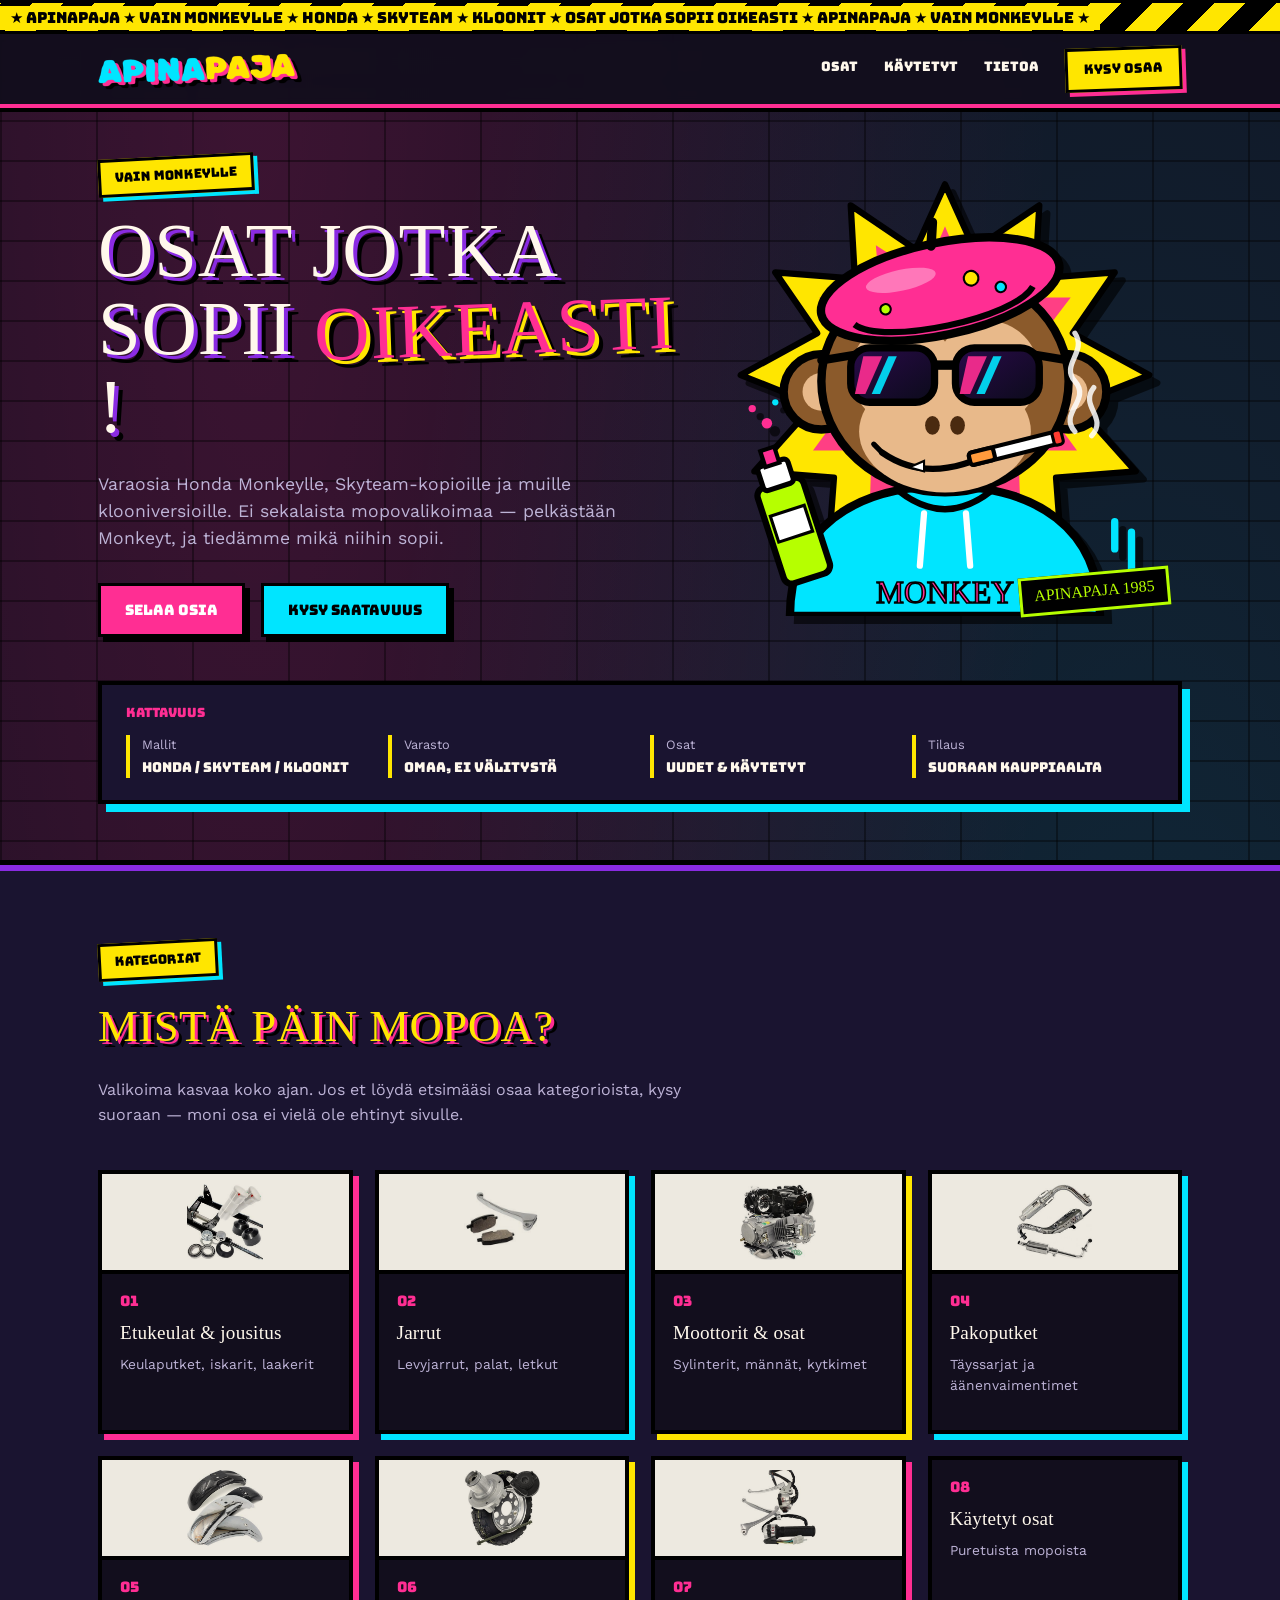
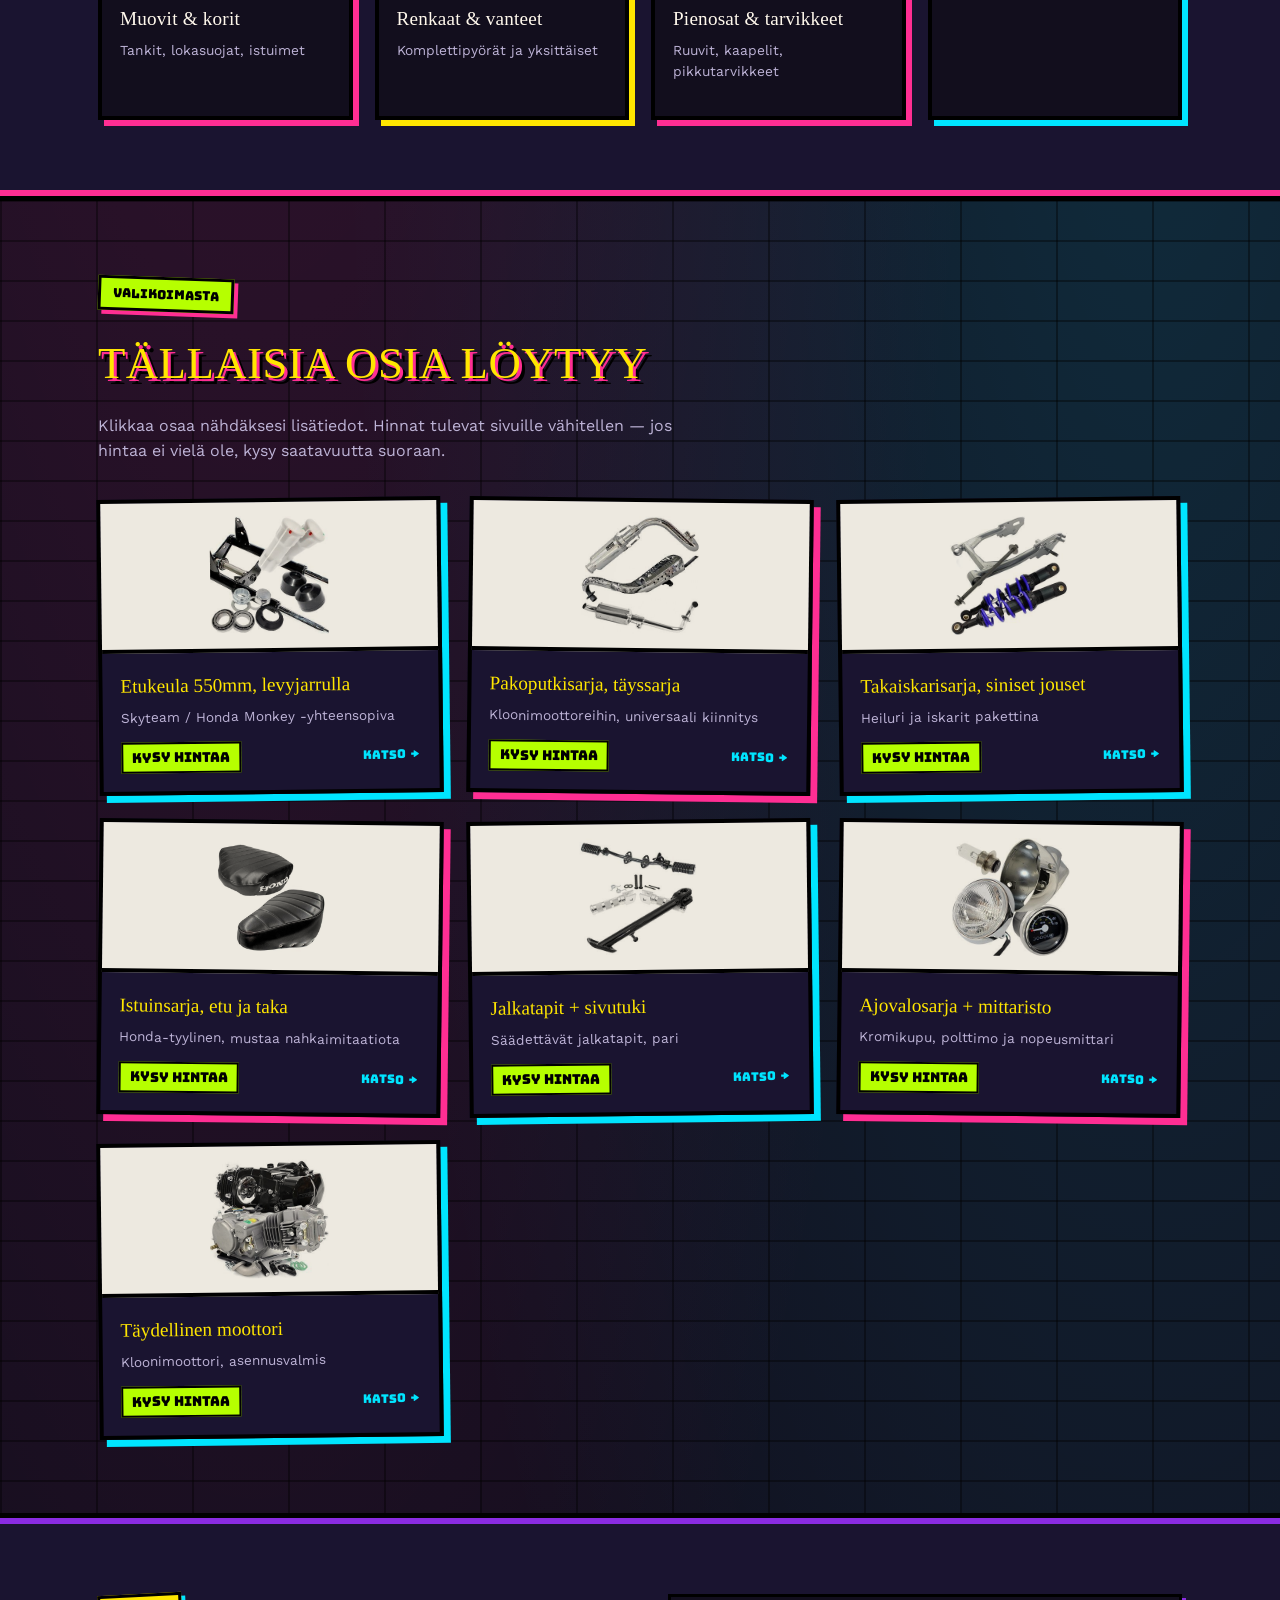
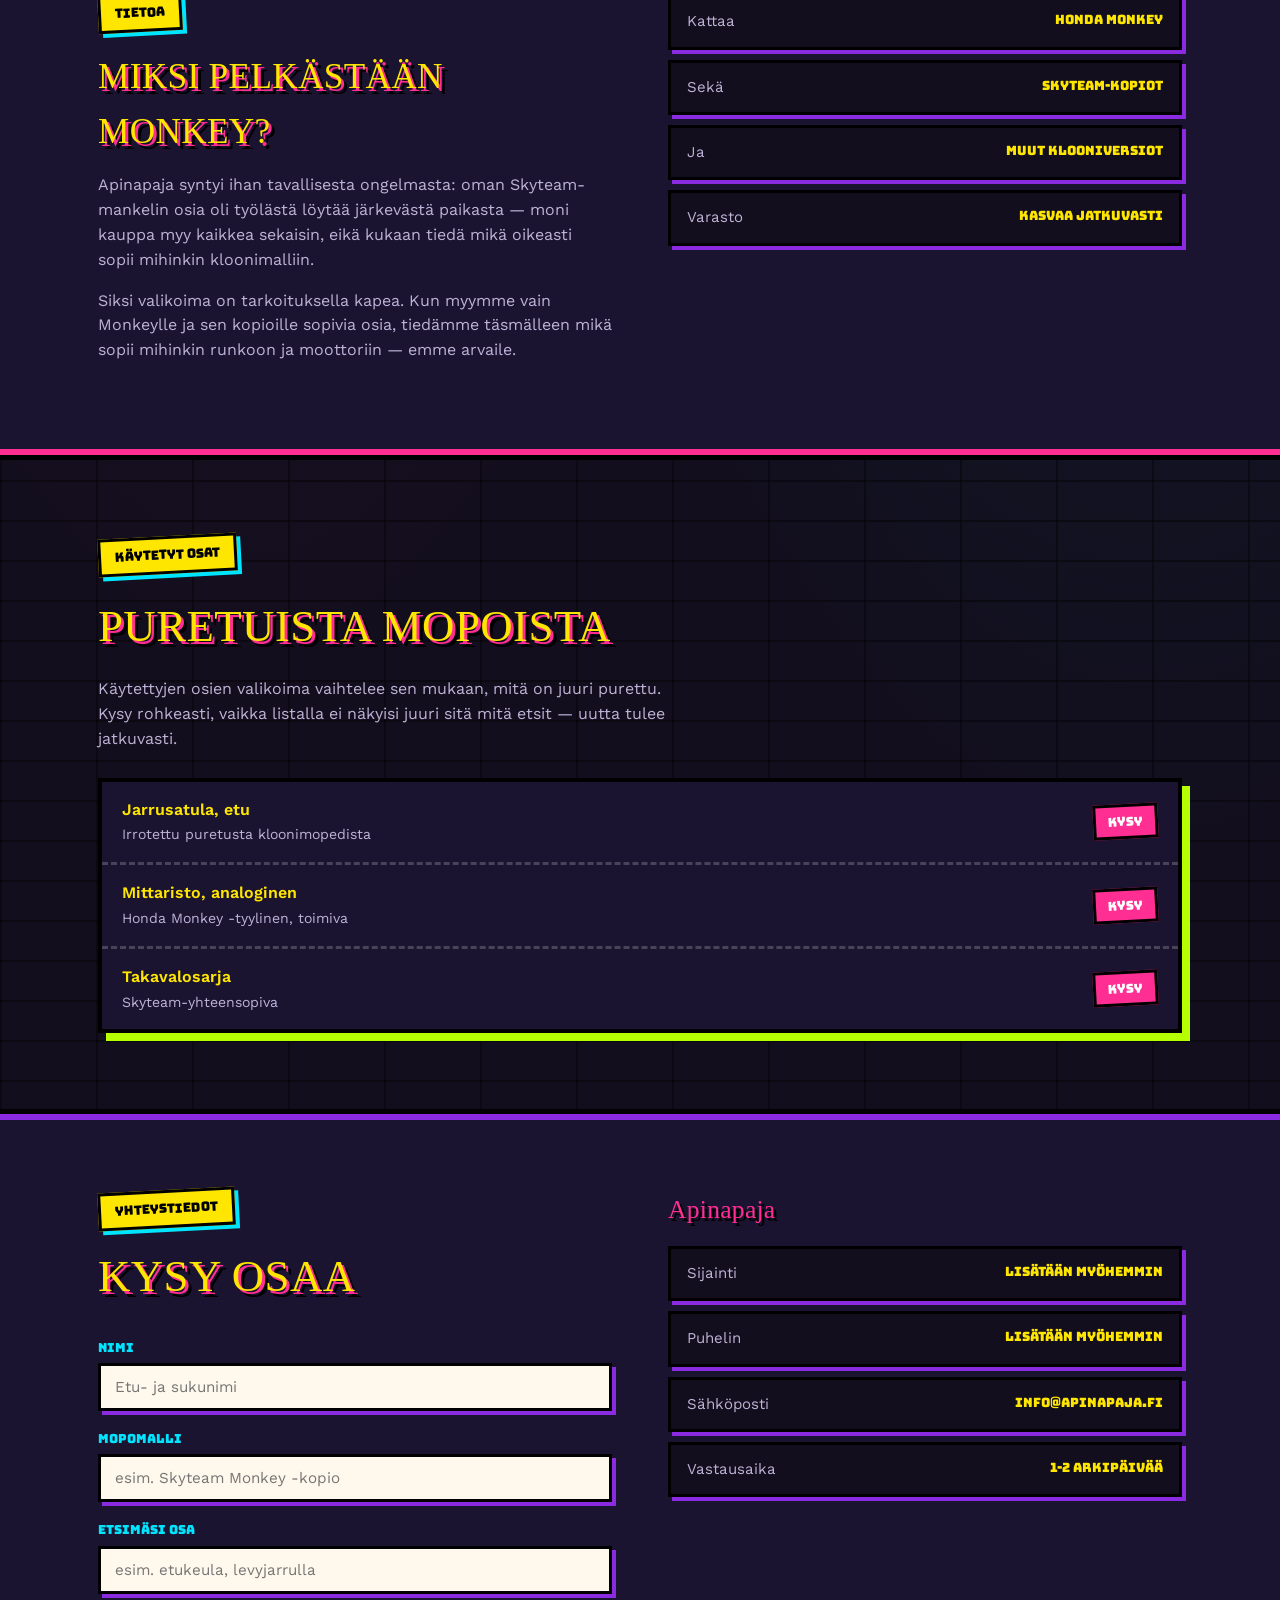
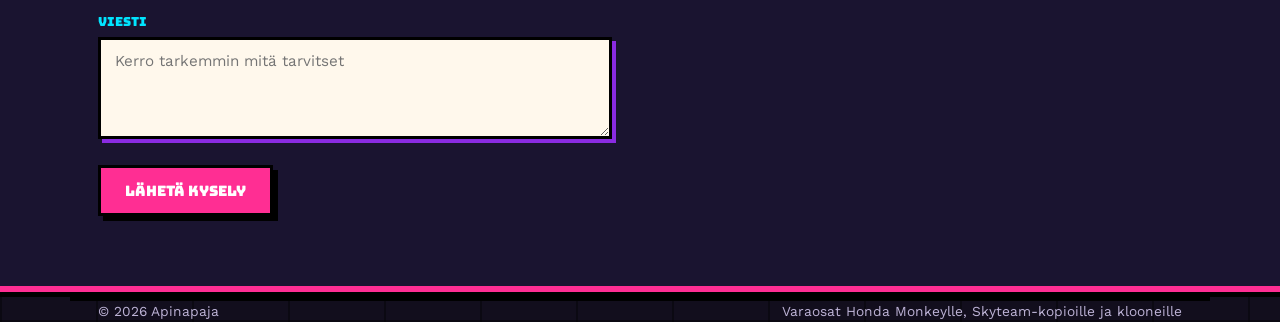
<file: index.html>
<!DOCTYPE html>
<html lang="fi">
<head>
<meta charset="UTF-8">
<meta name="viewport" content="width=device-width, initial-scale=1.0">
<title>Apinapaja — Varaosat Monkey-mopoille</title>
<link rel="preconnect" href="https://fonts.googleapis.com">
<link rel="preconnect" href="https://fonts.gstatic.com" crossorigin>
<link href="https://fonts.googleapis.com/css2?family=Bungee&family=Permanent+Marker&family=Rubik+Spray+Paint&family=Work+Sans:wght@400;500;600&display=swap" rel="stylesheet">
<link rel="stylesheet" href="tyyli.css?v=2">
</head>
<body>

<div class="tape" aria-hidden="true">
  <div class="tape-inner">★ APINAPAJA ★ VAIN MONKEYLLE ★ HONDA ★ SKYTEAM ★ KLOONIT ★ OSAT JOTKA SOPII OIKEASTI ★ APINAPAJA ★ VAIN MONKEYLLE ★</div>
</div>

<header>
  <nav class="wrap">
    <div class="wordmark">APINA<span class="hi">PAJA</span></div>
    <div class="navlinks">
      <a href="#osat">Osat</a>
      <a href="#kaytetyt">Käytetyt</a>
      <a href="#tietoa">Tietoa</a>
      <a href="#yhteys" class="cta">Kysy osaa</a>
    </div>
  </nav>
</header>

<section class="hero">
  <div class="wrap">
    <div class="hero-grid">
      <div>
        <span class="plate">Vain Monkeylle</span>
        <h1>Osat jotka<br>sopii <span class="accent">oikeasti</span>!</h1>
        <p class="lede">Varaosia Honda Monkeylle, Skyteam-kopioille ja muille klooniversioille. Ei sekalaista mopovalikoimaa — pelkästään Monkeyt, ja tiedämme mikä niihin sopii.</p>
        <div class="hero-ctas">
          <a href="#osat" class="btn btn-primary">Selaa osia</a>
          <a href="#yhteys" class="btn btn-outline">Kysy saatavuus</a>
        </div>
      </div>

      <div class="monkey-wrap">
        <svg class="monkey" viewBox="0 0 420 420" role="img" aria-label="Graffiti-tyylinen apina, jolla on baskeri, aurinkolasit ja tupakka suussa">
          <defs>
            <linearGradient id="shade" x1="0" y1="0" x2="1" y2="1">
              <stop offset="0" stop-color="#2a0a4a"/>
              <stop offset="1" stop-color="#0b0b1a"/>
            </linearGradient>
          </defs>

          <!-- taustan räjähdys -->
          <polygon points="210,8 238,70 300,28 296,98 372,92 332,150 405,190 335,218 392,282 316,288 322,368 252,332 210,408 168,332 98,368 104,288 28,282 85,218 15,190 88,150 48,92 124,98 120,28 182,70" fill="#FFE600" stroke="#000" stroke-width="6" stroke-linejoin="round"/>
          <polygon points="210,48 230,96 276,66 272,116 330,116 298,158 352,190 298,210 336,262 280,262 282,320 238,296 210,350 182,296 138,320 140,262 84,262 122,210 68,190 122,158 90,116 148,116 144,66 190,96" fill="#FF2E93" opacity=".9"/>

          <!-- huppari / vartalo -->
          <path d="M62 420 C62 336 124 296 210 296 C296 296 358 336 358 420 Z" fill="#00E5FF" stroke="#000" stroke-width="8" stroke-linejoin="round"/>
          <path d="M165 300 Q210 336 255 300" fill="none" stroke="#000" stroke-width="6"/>
          <line x1="190" y1="322" x2="186" y2="372" stroke="#fff" stroke-width="6" stroke-linecap="round"/>
          <line x1="230" y1="322" x2="234" y2="372" stroke="#fff" stroke-width="6" stroke-linecap="round"/>
          <!-- graffiti-teksti huppariin -->
          <text x="210" y="408" text-anchor="middle" font-family="Permanent Marker, cursive" font-size="30" fill="#FF2E93" stroke="#000" stroke-width="1.5">MONKEY</text>

          <!-- spraypullo -->
          <g transform="rotate(-18 66 330)">
            <rect x="40" y="290" width="46" height="96" rx="8" fill="#B6FF00" stroke="#000" stroke-width="6"/>
            <rect x="48" y="270" width="30" height="24" rx="4" fill="#fff" stroke="#000" stroke-width="5"/>
            <rect x="56" y="256" width="14" height="16" fill="#FF2E93" stroke="#000" stroke-width="4"/>
            <rect x="46" y="318" width="34" height="26" fill="#fff" stroke="#000" stroke-width="3"/>
          </g>
          <circle cx="40" cy="236" r="5" fill="#FF2E93"/>
          <circle cx="26" cy="222" r="3.5" fill="#FF2E93"/>
          <circle cx="48" cy="216" r="3" fill="#00E5FF"/>

          <!-- korvat -->
          <circle cx="92" cy="206" r="36" fill="#8B5A2B" stroke="#000" stroke-width="8"/>
          <circle cx="92" cy="206" r="18" fill="#E8B98A"/>
          <circle cx="328" cy="206" r="36" fill="#8B5A2B" stroke="#000" stroke-width="8"/>
          <circle cx="328" cy="206" r="18" fill="#E8B98A"/>

          <!-- pää -->
          <ellipse cx="210" cy="196" rx="118" ry="106" fill="#8B5A2B" stroke="#000" stroke-width="8"/>
          <!-- kasvot -->
          <circle cx="170" cy="188" r="50" fill="#E8B98A"/>
          <circle cx="250" cy="188" r="50" fill="#E8B98A"/>
          <ellipse cx="210" cy="244" rx="82" ry="58" fill="#E8B98A"/>
          <!-- uloimmat ääriviivat kasvoille -->
          <path d="M122 200 C118 150 160 140 210 164 C260 140 302 150 298 200 C306 262 262 302 210 302 C158 302 114 262 122 200 Z" fill="none" stroke="#000" stroke-width="5" opacity=".0"/>

          <!-- aurinkolasit -->
          <path d="M92 176 L128 170" stroke="#000" stroke-width="8" stroke-linecap="round"/>
          <path d="M328 176 L292 170" stroke="#000" stroke-width="8" stroke-linecap="round"/>
          <rect x="120" y="164" width="80" height="52" rx="18" fill="url(#shade)" stroke="#000" stroke-width="7"/>
          <rect x="220" y="164" width="80" height="52" rx="18" fill="url(#shade)" stroke="#000" stroke-width="7"/>
          <rect x="198" y="176" width="24" height="9" fill="#000"/>
          <polygon points="132,172 150,172 134,208 124,208" fill="#FF2E93" opacity=".9"/>
          <polygon points="156,172 164,172 148,208 140,208" fill="#00E5FF" opacity=".9"/>
          <polygon points="232,172 250,172 234,208 224,208" fill="#FF2E93" opacity=".9"/>
          <polygon points="256,172 264,172 248,208 240,208" fill="#00E5FF" opacity=".9"/>

          <!-- nenä -->
          <ellipse cx="198" cy="238" rx="7" ry="9" fill="#4a2a10"/>
          <ellipse cx="222" cy="238" rx="7" ry="9" fill="#4a2a10"/>

          <!-- hymy (vino virne) -->
          <path d="M150 264 Q196 296 258 262" fill="none" stroke="#000" stroke-width="6" stroke-linecap="round"/>
          <path d="M150 264 L142 256" stroke="#000" stroke-width="5" stroke-linecap="round"/>
          <!-- hampaat -->
          <path d="M176 278 L190 282 L190 272 Z" fill="#fff" stroke="#000" stroke-width="2"/>

          <!-- tupakka -->
          <g transform="rotate(-14 236 272)">
            <rect x="234" y="264" width="86" height="12" rx="3" fill="#fff" stroke="#000" stroke-width="4"/>
            <rect x="234" y="264" width="24" height="12" rx="3" fill="#FF9A3C" stroke="#000" stroke-width="4"/>
            <rect x="316" y="263" width="9" height="14" rx="3" fill="#FF3B30" stroke="#000" stroke-width="3"/>
          </g>
          <!-- savu -->
          <g fill="none" stroke="#fff" stroke-width="5" stroke-linecap="round" opacity=".85">
            <path class="smoke" d="M334 244 C318 226 350 214 334 196 C320 180 346 168 334 150"/>
            <path class="smoke" style="animation-delay:1.2s" d="M350 248 C366 230 338 220 352 202"/>
          </g>

          <!-- baskeri -->
          <g transform="rotate(-12 205 106)">
            <ellipse cx="205" cy="108" rx="116" ry="44" fill="#FF2E93" stroke="#000" stroke-width="8"/>
            <path d="M118 124 C140 150 270 150 292 124" fill="none" stroke="#000" stroke-width="6"/>
            <ellipse cx="170" cy="92" rx="34" ry="10" fill="#fff" opacity=".35"/>
            <path d="M205 66 L211 44" stroke="#000" stroke-width="9" stroke-linecap="round"/>
            <circle cx="236" cy="104" r="7" fill="#FFE600" stroke="#000" stroke-width="2"/>
            <circle cx="262" cy="118" r="5" fill="#00E5FF" stroke="#000" stroke-width="2"/>
            <circle cx="150" cy="116" r="5" fill="#B6FF00" stroke="#000" stroke-width="2"/>
          </g>

          <!-- spray-valutus -->
          <path d="M372 330 v26 M388 340 v36" stroke="#00E5FF" stroke-width="7" stroke-linecap="round"/>
        </svg>
        <div class="monkey-tag">APINAPAJA 1985</div>
      </div>
    </div>

    <div class="hero-panel">
      <div class="label">KATTAVUUS</div>
      <ul>
        <li><span>Mallit</span><span>Honda / Skyteam / kloonit</span></li>
        <li><span>Varasto</span><span>Omaa, ei välitystä</span></li>
        <li><span>Osat</span><span>Uudet &amp; käytetyt</span></li>
        <li><span>Tilaus</span><span>Suoraan kauppiaalta</span></li>
      </ul>
    </div>
  </div>
</section>

<section id="osat" class="surface">
  <div class="wrap">
    <div class="section-head">
      <span class="plate">Kategoriat</span>
      <h2>Mistä päin mopoa?</h2>
      <p>Valikoima kasvaa koko ajan. Jos et löydä etsimääsi osaa kategorioista, kysy suoraan — moni osa ei vielä ole ehtinyt sivulle.</p>
    </div>
    <div class="cat-grid" id="kategoriagrid"></div>
  </div>
</section>

<section id="tuotteet">
  <div class="wrap">
    <span class="badge">Valikoimasta</span>
    <div class="section-head" style="margin-bottom:34px;">
      <h2>Tällaisia osia löytyy</h2>
      <p>Klikkaa osaa nähdäksesi lisätiedot. Hinnat tulevat sivuille vähitellen — jos hintaa ei vielä ole, kysy saatavuutta suoraan.</p>
    </div>
    <div class="product-grid" id="tuotegrid"></div>
  </div>
</section>

<section id="tietoa" class="surface">
  <div class="wrap about-grid">
    <div>
      <span class="plate">Tietoa</span>
      <h2 style="font-size:2.2rem; text-transform:uppercase; color:var(--yellow); text-shadow:3px 3px 0 var(--pink), 6px 6px 0 #000;">Miksi pelkästään Monkey?</h2>
      <p>Apinapaja syntyi ihan tavallisesta ongelmasta: oman Skyteam-mankelin osia oli työlästä löytää järkevästä paikasta — moni kauppa myy kaikkea sekaisin, eikä kukaan tiedä mikä oikeasti sopii mihinkin kloonimalliin.</p>
      <p>Siksi valikoima on tarkoituksella kapea. Kun myymme vain Monkeylle ja sen kopioille sopivia osia, tiedämme täsmälleen mikä sopii mihinkin runkoon ja moottoriin — emme arvaile.</p>
    </div>
    <ul class="fact-list">
      <li><span>Kattaa</span><span>Honda Monkey</span></li>
      <li><span>Sekä</span><span>Skyteam-kopiot</span></li>
      <li><span>Ja</span><span>Muut klooniversiot</span></li>
      <li><span>Varasto</span><span>Kasvaa jatkuvasti</span></li>
    </ul>
  </div>
</section>

<section id="kaytetyt">
  <div class="wrap">
    <span class="plate">Käytetyt osat</span>
    <div class="section-head" style="margin-bottom:26px;">
      <h2>Puretuista mopoista</h2>
      <p>Käytettyjen osien valikoima vaihtelee sen mukaan, mitä on juuri purettu. Kysy rohkeasti, vaikka listalla ei näkyisi juuri sitä mitä etsit — uutta tulee jatkuvasti.</p>
    </div>
    <div class="used-list">
      <div class="used-row">
        <div><div class="name">Jarrusatula, etu</div><div class="meta">Irrotettu puretusta kloonimopedista</div></div>
        <div class="status">Kysy</div>
      </div>
      <div class="used-row">
        <div><div class="name">Mittaristo, analoginen</div><div class="meta">Honda Monkey -tyylinen, toimiva</div></div>
        <div class="status">Kysy</div>
      </div>
      <div class="used-row">
        <div><div class="name">Takavalosarja</div><div class="meta">Skyteam-yhteensopiva</div></div>
        <div class="status">Kysy</div>
      </div>
    </div>
  </div>
</section>

<section id="yhteys" class="surface">
  <div class="wrap contact-grid">
    <div>
      <div class="section-head" style="margin-bottom:26px;">
        <span class="plate">Yhteystiedot</span>
        <h2>Kysy osaa</h2>
      </div>
      <form onsubmit="return false;">
        <div class="field">
          <label for="nimi">Nimi</label>
          <input id="nimi" type="text" placeholder="Etu- ja sukunimi">
        </div>
        <div class="field">
          <label for="malli">Mopomalli</label>
          <input id="malli" type="text" placeholder="esim. Skyteam Monkey -kopio">
        </div>
        <div class="field">
          <label for="osa">Etsimäsi osa</label>
          <input id="osa" type="text" placeholder="esim. etukeula, levyjarrulla">
        </div>
        <div class="field">
          <label for="viesti">Viesti</label>
          <textarea id="viesti" rows="4" placeholder="Kerro tarkemmin mitä tarvitset"></textarea>
        </div>
        <button class="btn btn-primary" type="submit">Lähetä kysely</button>
      </form>
    </div>
    <div class="contact-info">
      <h3>Apinapaja</h3>
      <ul class="fact-list">
        <li><span>Sijainti</span><span>Lisätään myöhemmin</span></li>
        <li><span>Puhelin</span><span>Lisätään myöhemmin</span></li>
        <li><span>Sähköposti</span><span>info@apinapaja.fi</span></li>
        <li><span>Vastausaika</span><span>1-2 arkipäivää</span></li>
      </ul>
    </div>
  </div>
</section>

<footer class="wrap">
  <span>© 2026 Apinapaja</span>
  <span>Varaosat Honda Monkeylle, Skyteam-kopioille ja klooneille</span>
</footer>

<script src="tuotteet.js?v=2"></script>
<script src="apu.js?v=2"></script>
<script>
  // Kategoriat ja tuotekortit generoidaan tuotteet.js-tiedostosta
  (function(){
    // Tuotteet piirretään aina, vaikka kategorioiden piirto epäonnistuisi
    try {
      var kg = document.getElementById('kategoriagrid');
      KATEGORIAT.forEach(function(k){ kg.appendChild(luoKategoriakortti(k)); });
    } catch (e) { console.error('Kategoriat:', e); }
    try {
      var tg = document.getElementById('tuotegrid');
      TUOTTEET.forEach(function(t){ tg.appendChild(luoTuotekortti(t)); });
    } catch (e) { console.error('Tuotteet:', e); }
  })();

  // Jos tullaan tuotesivulta, täytetään "Etsimäsi osa" -kenttä valmiiksi
  (function(){
    var osa = new URLSearchParams(location.search).get('osa');
    var kentta = document.getElementById('osa');
    if (osa && kentta) kentta.value = osa;
  })();
</script>

</body>
</html>
</file>
<file: tyyli.css>
:root{
    --bg:#120e1d;
    --surface:#1a1430;
    --surface-2:#251c45;
    --ink:#FFF8EC;
    --ink-soft:#BDB3D6;
    --line:#000;
    --pink:#FF2E93;
    --cyan:#00E5FF;
    --yellow:#FFE600;
    --lime:#B6FF00;
    --purple:#8A2BE2;
  }
  *{box-sizing:border-box;}
  html{scroll-behavior:smooth;}
  body{
    margin:0;
    color:var(--ink);
    font-family:'Work Sans', sans-serif;
    line-height:1.55;
    background-color:var(--bg);
    /* tiilimuuri */
    background-image:
      linear-gradient(rgba(0,0,0,.38) 2px, transparent 2px),
      linear-gradient(90deg, rgba(0,0,0,.38) 2px, transparent 2px),
      radial-gradient(ellipse at 20% 0%, rgba(255,46,147,.18), transparent 55%),
      radial-gradient(ellipse at 90% 30%, rgba(0,229,255,.14), transparent 50%);
    background-size:96px 40px, 96px 40px, auto, auto;
  }
  h1,h2,h3{
    font-family:'Permanent Marker', cursive;
    font-weight:400;
    margin:0;
    letter-spacing:.01em;
  }
  a{color:inherit;}
  .wrap{max-width:1140px; margin:0 auto; padding:0 28px;}

  /* vaarateippi */
  .tape{
    height:34px;
    background:repeating-linear-gradient(-45deg, var(--yellow) 0 22px, #000 22px 44px);
    border-top:3px solid #000;
    border-bottom:3px solid #000;
    position:relative;
    overflow:hidden;
  }
  .tape-inner{
    position:absolute; top:3px; left:0;
    white-space:nowrap;
    font-family:'Bungee', sans-serif;
    font-size:.95rem;
    color:#000;
    background:var(--yellow);
    padding:0 10px;
    animation:run 28s linear infinite;
  }
  @keyframes run{from{transform:translateX(100vw);}to{transform:translateX(-100%);}}

  /* NAV */
  header{
    position:sticky; top:0; z-index:50;
    background:rgba(18,14,29,.95);
    backdrop-filter:blur(6px);
    border-bottom:4px solid var(--pink);
    box-shadow:0 4px 0 #000;
  }
  nav.wrap{display:flex; align-items:center; justify-content:space-between; height:70px;}
  .wordmark{
    font-family:'Rubik Spray Paint', cursive;
    font-size:2rem;
    line-height:1;
    color:var(--cyan);
    text-shadow:3px 3px 0 var(--pink), 6px 6px 0 #000;
    transform:rotate(-2deg);
  }
  .wordmark .hi{color:var(--yellow);}
  .navlinks{display:flex; align-items:center; gap:26px; font-family:'Bungee', sans-serif; font-size:.82rem;}
  .navlinks a{
    text-decoration:none; color:var(--ink);
    padding:4px 0; border-bottom:3px solid transparent;
    transition:color .15s, border-color .15s;
  }
  .navlinks a:hover,.navlinks a:focus-visible{color:var(--cyan); border-bottom-color:var(--pink);}
  .navlinks a.cta{
    color:#000; background:var(--yellow);
    padding:9px 16px; border:3px solid #000;
    box-shadow:4px 4px 0 var(--pink);
    transform:rotate(-2deg);
  }
  .navlinks a.cta:hover{background:var(--lime); color:#000;}
  @media (max-width:780px){.navlinks a:not(.cta){display:none;}}

  /* HERO */
  .hero{padding:48px 0 56px; position:relative; overflow:hidden;}
  .hero-grid{
    display:grid;
    grid-template-columns:1.1fr .9fr;
    gap:32px;
    align-items:center;
  }
  .plate{
    display:inline-block;
    background:var(--yellow);
    color:#000;
    font-family:'Bungee', sans-serif;
    font-size:.8rem;
    padding:6px 14px;
    border:3px solid #000;
    box-shadow:4px 4px 0 var(--cyan);
    transform:rotate(-3deg);
    margin-bottom:18px;
  }
  .hero h1{
    font-size:clamp(2.6rem, 6.4vw, 4.8rem);
    line-height:1.02;
    text-transform:uppercase;
    text-shadow:4px 4px 0 var(--purple), 8px 8px 0 #000;
  }
  .hero h1 .accent{
    color:var(--pink);
    text-shadow:4px 4px 0 var(--yellow), 8px 8px 0 #000;
    display:inline-block;
    transform:rotate(-2deg);
  }
  .hero p.lede{margin-top:24px; font-size:1.1rem; color:var(--ink-soft); max-width:48ch;}
  .hero-ctas{margin-top:30px; display:flex; gap:16px; flex-wrap:wrap;}
  .btn{
    display:inline-block;
    padding:13px 24px;
    font-family:'Bungee', sans-serif;
    font-size:.9rem;
    text-decoration:none;
    border:3px solid #000;
    cursor:pointer;
    transition:transform .1s, box-shadow .1s;
  }
  .btn-primary{background:var(--pink); color:#fff; box-shadow:5px 5px 0 #000;}
  .btn-primary:hover{background:var(--lime); color:#000; transform:translate(-2px,-2px); box-shadow:7px 7px 0 #000;}
  .btn-outline{background:var(--cyan); color:#000; box-shadow:5px 5px 0 #000;}
  .btn-outline:hover{background:var(--yellow); transform:translate(-2px,-2px); box-shadow:7px 7px 0 #000;}

  /* apina */
  .monkey-wrap{position:relative; max-width:440px; margin:0 auto; width:100%;}
  .monkey{width:100%; height:auto; display:block; filter:drop-shadow(8px 8px 0 rgba(0,0,0,.6)); animation:bob 3.2s ease-in-out infinite;}
  @keyframes bob{0%,100%{transform:translateY(0) rotate(-1deg);}50%{transform:translateY(-8px) rotate(1deg);}}
  .smoke{animation:smoke 3s ease-in-out infinite; transform-origin:center bottom;}
  @keyframes smoke{0%{opacity:.2; transform:translateY(8px);}50%{opacity:.8;}100%{opacity:0; transform:translateY(-18px);}}
  .monkey-tag{
    position:absolute; bottom:6px; right:-4px;
    font-family:'Permanent Marker', cursive;
    background:#000; color:var(--lime);
    padding:4px 12px; transform:rotate(-5deg);
    border:3px solid var(--lime);
    font-size:1rem;
  }

  .hero-panel{
    margin-top:44px;
    background:var(--surface);
    border:4px solid #000;
    box-shadow:8px 8px 0 var(--cyan);
    padding:18px 24px 22px;
  }
  .hero-panel .label{font-family:'Bungee', sans-serif; font-size:.8rem; color:var(--pink);}
  .hero-panel ul{list-style:none; margin:12px 0 0; padding:0; display:grid; grid-template-columns:repeat(4,1fr); gap:20px;}
  .hero-panel li{display:flex; flex-direction:column; gap:2px; border-left:4px solid var(--yellow); padding-left:12px;}
  .hero-panel li span:first-child{color:var(--ink-soft); font-size:.8rem;}
  .hero-panel li span:last-child{font-family:'Bungee', sans-serif; font-size:.85rem; color:var(--ink);}
  @media (max-width:900px){
    .hero-grid{grid-template-columns:1fr;}
    .monkey-wrap{max-width:340px; order:-1;}
    .hero-panel ul{grid-template-columns:repeat(2,1fr);}
  }

  /* SECTIONS */
  section{padding:76px 0;}
  section.surface{
    background:var(--surface);
    border-top:5px solid #000;
    border-bottom:5px solid #000;
    box-shadow:inset 0 6px 0 var(--purple), inset 0 -6px 0 var(--pink);
  }
  .section-head{max-width:60ch; margin-bottom:42px;}
  .section-head .plate{margin-bottom:14px;}
  .section-head h2{
    font-size:clamp(1.9rem,4vw,2.8rem);
    text-transform:uppercase;
    color:var(--yellow);
    text-shadow:3px 3px 0 var(--pink), 6px 6px 0 #000;
  }
  .section-head p{margin-top:16px; color:var(--ink-soft);}

  /* KATEGORIAT */
  .cat-grid{display:grid; grid-template-columns:repeat(4,1fr); gap:22px;}
  .cat-card{
    background:var(--bg);
    border:4px solid #000;
    box-shadow:6px 6px 0 var(--pink);
    text-decoration:none; color:var(--ink);
    display:block;
    transition:transform .12s, box-shadow .12s;
  }
  .cat-card:nth-child(even){box-shadow:6px 6px 0 var(--cyan);}
  .cat-card:nth-child(3n){box-shadow:6px 6px 0 var(--yellow);}
  .cat-card:hover{transform:translate(-3px,-3px) rotate(-1deg); box-shadow:10px 10px 0 var(--lime);}
  .cat-thumb{
    background:#EDE9E0; height:100px;
    display:flex; align-items:center; justify-content:center;
    padding:10px; border-bottom:4px solid #000;
  }
  .cat-thumb img{max-width:100%; max-height:100%; object-fit:contain; mix-blend-mode:multiply;}
  .cat-card .body{padding:16px 18px 20px;}
  .cat-card .num{font-family:'Bungee', sans-serif; color:var(--pink); font-size:.9rem;}
  .cat-card h3{font-size:1.2rem; margin-top:6px; color:var(--ink);}
  .cat-card p{margin-top:6px; font-size:.86rem; color:var(--ink-soft);}
  @media (max-width:900px){.cat-grid{grid-template-columns:repeat(2,1fr);}}
  @media (max-width:560px){.cat-grid{grid-template-columns:1fr;}}

  /* TUOTTEET */
  .badge{
    display:inline-block;
    background:var(--lime); color:#000;
    font-family:'Bungee', sans-serif; font-size:.78rem;
    padding:5px 12px; border:3px solid #000;
    box-shadow:4px 4px 0 var(--pink);
    transform:rotate(2deg);
    margin-bottom:16px;
  }
  .product-grid{display:grid; grid-template-columns:repeat(3,1fr); gap:26px;}
  .product-card{
    background:var(--surface);
    border:4px solid #000;
    box-shadow:7px 7px 0 var(--cyan);
    transition:transform .12s;
  }
  .product-card:nth-child(odd){transform:rotate(-.7deg);}
  .product-card:nth-child(even){transform:rotate(.7deg); box-shadow:7px 7px 0 var(--pink);}
  .product-card:hover{transform:rotate(0) translateY(-4px);}
  .product-thumb{
    height:150px; background:#EDE9E0;
    display:flex; align-items:center; justify-content:center;
    padding:14px; border-bottom:4px solid #000;
  }
  .product-thumb img{max-width:100%; max-height:100%; object-fit:contain; mix-blend-mode:multiply;}
  .product-body{padding:18px;}
  .product-body h4{font-family:'Permanent Marker', cursive; font-weight:400; font-size:1.2rem; margin:0; color:var(--yellow);}
  .product-meta{margin-top:6px; font-size:.85rem; color:var(--ink-soft);}
  .product-price{margin-top:14px; display:flex; justify-content:space-between; align-items:center;}
  .product-price .price{font-family:'Bungee', sans-serif; font-size:.85rem; color:#000; background:var(--lime); padding:3px 9px; border:2px solid #000;}
  .mini-link{font-family:'Bungee', sans-serif; font-size:.75rem; color:var(--cyan); text-decoration:none;}
  .mini-link:hover{color:var(--pink);}
  @media (max-width:900px){.product-grid{grid-template-columns:repeat(2,1fr);}}
  @media (max-width:560px){.product-grid{grid-template-columns:1fr;}}

  /* TIETOA */
  .about-grid{display:grid; grid-template-columns:1fr 1fr; gap:56px; align-items:start;}
  .about-grid p{color:var(--ink-soft); margin-top:14px;}
  .fact-list{list-style:none; padding:0; margin:0;}
  .fact-list li{
    display:flex; justify-content:space-between; gap:16px;
    padding:13px 16px; margin-bottom:10px;
    background:var(--bg);
    border:3px solid #000;
    box-shadow:4px 4px 0 var(--purple);
    font-size:.94rem;
  }
  .fact-list li span:first-child{color:var(--ink-soft);}
  .fact-list li span:last-child{font-family:'Bungee', sans-serif; font-size:.8rem; color:var(--yellow); text-align:right;}
  @media (max-width:780px){.about-grid{grid-template-columns:1fr;}}

  /* KÄYTETYT */
  .used-list{border:4px solid #000; background:var(--surface); box-shadow:8px 8px 0 var(--lime);}
  .used-row{display:flex; justify-content:space-between; gap:20px; padding:16px 20px; border-bottom:3px dashed rgba(255,255,255,.2);}
  .used-row:last-child{border-bottom:none;}
  .used-row .name{font-weight:600; color:var(--yellow);}
  .used-row .meta{color:var(--ink-soft); font-size:.88rem; margin-top:2px;}
  .used-row .status{
    white-space:nowrap; align-self:center;
    font-family:'Bungee', sans-serif; font-size:.78rem;
    background:var(--pink); color:#fff;
    padding:5px 12px; border:3px solid #000; transform:rotate(-3deg);
  }

  /* YHTEYS */
  .contact-grid{display:grid; grid-template-columns:1fr 1fr; gap:56px;}
  .field{margin-bottom:18px;}
  .field label{display:block; font-family:'Bungee', sans-serif; font-size:.78rem; margin-bottom:6px; color:var(--cyan);}
  .field input,.field select,.field textarea{
    width:100%; padding:12px 14px;
    border:3px solid #000; border-radius:0;
    font-family:'Work Sans', sans-serif; font-size:.95rem;
    background:var(--ink); color:#000;
    box-shadow:4px 4px 0 var(--purple);
  }
  .field input:focus,.field select:focus,.field textarea:focus{
    outline:3px solid var(--yellow); outline-offset:2px;
  }
  .contact-info h3{font-size:1.6rem; color:var(--pink); text-shadow:3px 3px 0 #000; margin-bottom:16px;}

  footer{
    padding:34px 0;
    border-top:4px solid #000;
    color:var(--ink-soft); font-size:.86rem;
    display:flex; justify-content:space-between; flex-wrap:wrap; gap:10px;
  }

  @media (max-width:780px){.contact-grid{grid-template-columns:1fr; gap:36px;}}
  @media (prefers-reduced-motion: reduce){
    html{scroll-behavior:auto;}
    .monkey,.smoke,.tape-inner{animation:none;}
    .tape-inner{position:static;}
  }

  /* ===== LISÄYKSET: ankkurit, tuotekortit linkkeinä, tuotesivu ===== */
  [id]{scroll-margin-top:96px;}
  a.product-card{display:block; text-decoration:none; color:inherit; cursor:pointer;}
  .product-thumb:empty::after{content:"Kuva tulossa"; font-family:'Bungee', sans-serif; font-size:.8rem; color:#555;}

  .crumbs{padding:30px 0 0; font-family:'Bungee', sans-serif; font-size:.8rem;}
  .crumbs a{color:var(--cyan); text-decoration:none;}
  .crumbs a:hover{color:var(--pink);}
  .tuote{padding:0 28px 80px;}
  .tuote-grid{display:grid; grid-template-columns:1.1fr .9fr; gap:48px; align-items:start; margin-top:26px;}
  .gallery-main{
    background:#EDE9E0; border:4px solid #000; box-shadow:8px 8px 0 var(--pink);
    aspect-ratio:1/1; display:flex; align-items:center; justify-content:center; padding:18px;
  }
  .gallery-main img{max-width:100%; max-height:100%; object-fit:contain; mix-blend-mode:multiply;}
  .gallery-main .ei-kuvaa{font-family:'Bungee', sans-serif; color:#555; font-size:1rem;}
  .thumbs{display:flex; gap:12px; margin-top:22px; flex-wrap:wrap;}
  .thumbs button{
    width:80px; height:80px; padding:6px; background:#EDE9E0;
    border:3px solid #000; cursor:pointer; box-shadow:3px 3px 0 var(--cyan);
  }
  .thumbs button img{width:100%; height:100%; object-fit:contain; mix-blend-mode:multiply; display:block;}
  .thumbs button[aria-current="true"]{outline:3px solid var(--yellow); outline-offset:2px;}
  .tuote-info h1{
    font-size:clamp(2rem, 4.5vw, 3.1rem); line-height:1.05; text-transform:uppercase;
    color:var(--yellow); text-shadow:3px 3px 0 var(--pink), 6px 6px 0 #000; margin-top:14px;
  }
  .tuote-lyhyt{color:var(--ink-soft); margin-top:16px; font-size:1.05rem;}
  .tuote-hinta{
    margin-top:26px; display:inline-block; font-family:'Bungee', sans-serif; font-size:1.9rem;
    color:#000; background:var(--lime); border:4px solid #000; box-shadow:5px 5px 0 #000;
    padding:8px 20px; transform:rotate(-2deg);
  }
  .tuote-hinta.kysy{font-size:1.1rem; background:var(--yellow);}
  .tuote-kuvaus{margin-top:26px; white-space:pre-line;}
  .tuote-info .fact-list{margin-top:26px;}
  .tuote-cta{margin-top:30px; display:flex; gap:16px; flex-wrap:wrap;}
  .tuote-puuttuu{padding:60px 0; text-align:center;}
  @media (max-width:860px){.tuote-grid{grid-template-columns:1fr; gap:34px;}}

  /* ===== KATEGORIASIVU ===== */
  .kat-head{display:grid; grid-template-columns:1fr auto; gap:40px; align-items:center; margin-top:26px;}
  .kat-head h1{
    font-size:clamp(2rem, 5vw, 3.4rem); line-height:1.05; text-transform:uppercase;
    color:var(--yellow); text-shadow:3px 3px 0 var(--pink), 6px 6px 0 #000; margin-top:6px;
  }
  .kat-kuva{
    width:220px; height:180px; background:#EDE9E0; border:4px solid #000; box-shadow:7px 7px 0 var(--cyan);
    display:flex; align-items:center; justify-content:center; padding:12px; transform:rotate(2deg);
  }
  .kat-kuva img{max-width:100%; max-height:100%; object-fit:contain; mix-blend-mode:multiply;}
  .kat-tyhja{
    margin-top:36px; padding:34px; background:var(--surface); border:4px solid #000; box-shadow:8px 8px 0 var(--purple);
  }
  .kat-tyhja h3{font-size:1.5rem; color:var(--pink); text-shadow:2px 2px 0 #000;}
  .kat-tyhja p{color:var(--ink-soft); margin:10px 0 0;}
  @media (max-width:700px){.kat-head{grid-template-columns:1fr;} .kat-kuva{width:100%; max-width:260px;}}
</file>
